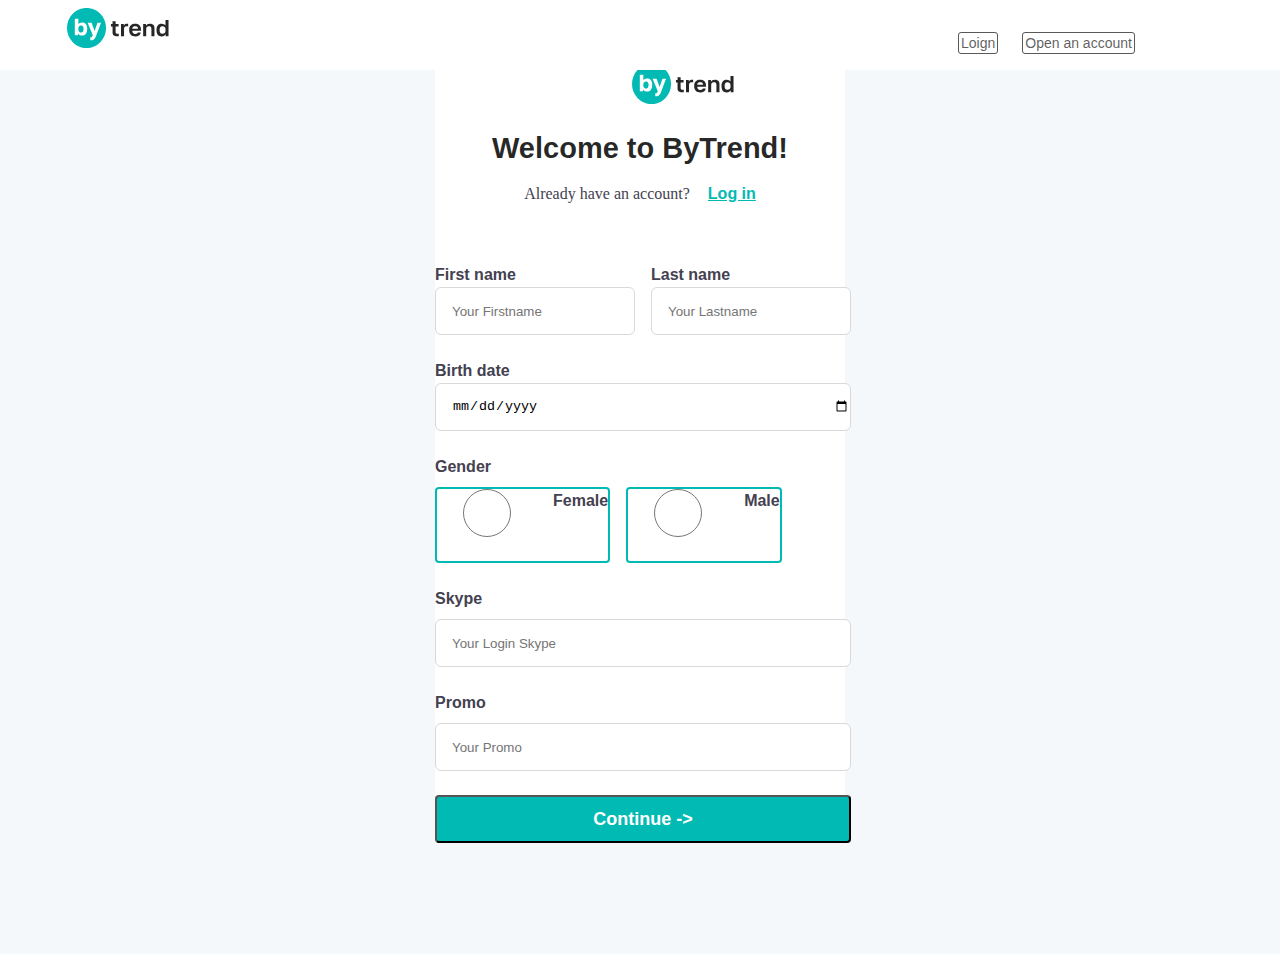
<file: index.html>
<!DOCTYPE html>
<html lang="en">
<head>
    <meta charset="UTF-8">
    <meta name="viewport" content="width=device-width, initial-scale=1.0">
    <title>By Trend | Register | 1</title>
    <link rel="stylesheet" href="./css/style.css">
</head>
<body>
    <header>
        <nav >
            <div class="container">
            <img src="./img/logo.svg" alt="#">
            <button class="login"> <a   href="./login.html">Loign</a/button>
            <button class="open"> <a href="./register.html"> Open an account</a> </button>
   
            </div>
        </nav>
    </header>
    <main>
        <div class="main-start">
        <img src="./img/logo.svg" alt="#">
        <h3>Welcome to ByTrend!</h3>
        <p>Already have an account?</p>
        <a href="./login.html">Log in</a>
        </div>

        <div class="container-2">
        <div class="name">
            <form class="form-name">
                <label for="firstrnmae">First name</label>
                <input type="text" id="Firstname" placeholder="Your Firstname" name="firstname">
            </form>

            <form class="form-name">
                <label for="lastname">Last name</label>
                <input type="text" id="lastname" placeholder="Your Lastname " name="lastname">
            </form>

        </div>
        <div class="day">
            <form class="birthday">
                <label for="date">Birth date</label>
                <input type="date" id="date" name="date"> 
            </form>
        </div>
        <label class="out-gender" for="#">Gender</label>
        <div class="gender">

            <div class="female">
                <input type="radio" id="female" name="gender">
                <label for="#female">Female</label>
            </div>
            <div class="male">
                <input type="radio" id="male" name="gender">
                <label for="#male">Male</label>
            </div>
        </div>
        <div class="skype">
            <label for="skype">Skype</label>
            <input type="text" id="skype" placeholder="Your Login Skype" name="skype">
        </div>
    <div class="promo">
        <label for="promo">Promo</label>
        <input type="text" id="promo" placeholder="Your Promo" name="promo">
    </div>
    <button   class="main-btn">
      <a class="main-a" href="./register.html">Continue -></a>
    </button>
    </div>
    </main>

</body>
</html>
</file>
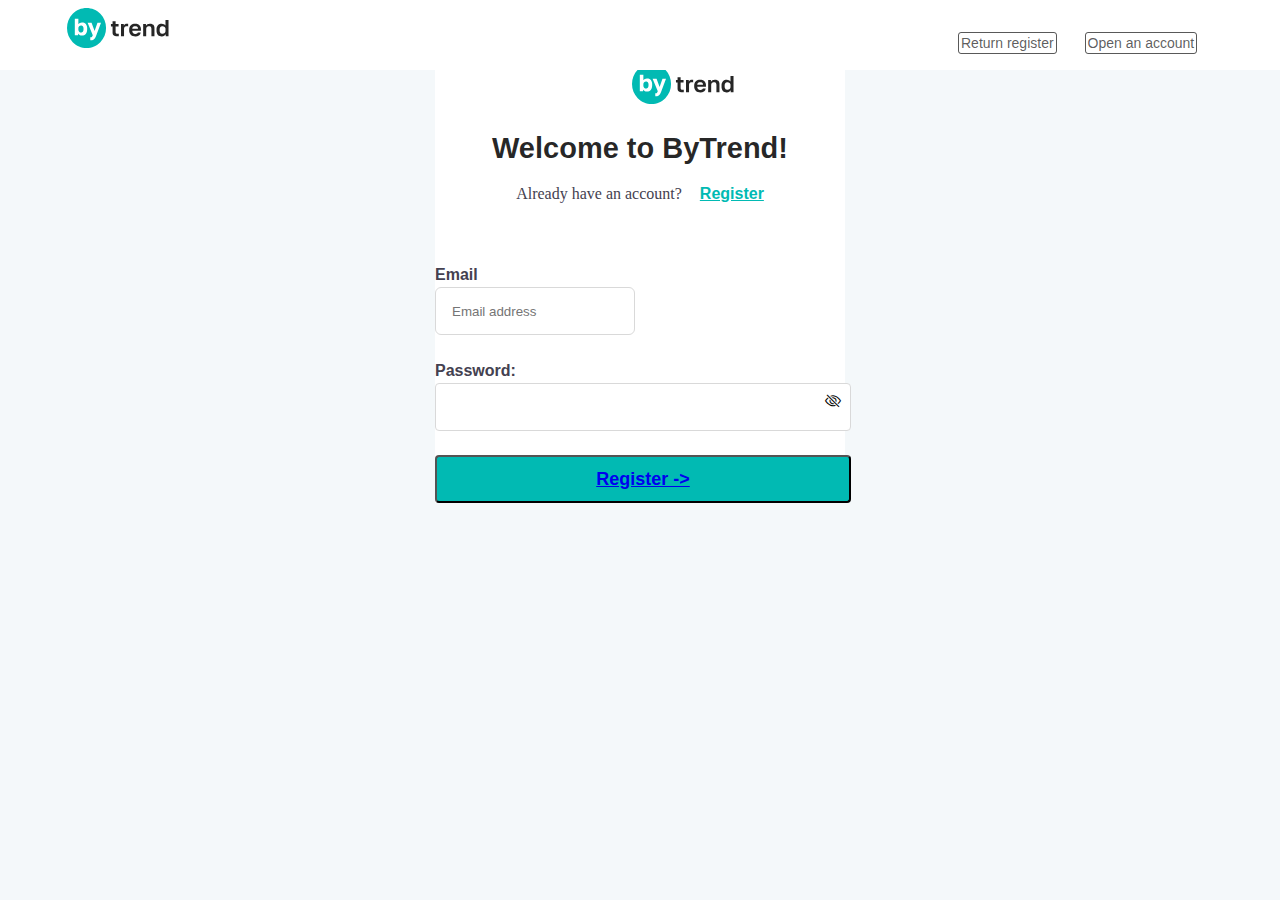
<file: login.html>
<!DOCTYPE html>
<html lang="en">
<head>
    <meta charset="UTF-8">
    <meta name="viewport" content="width=device-width, initial-scale=1.0">
    <title>LOGIN </title>
    <link rel="stylesheet" href="./css/style.css">
</head>
<body>
    <header>
        <nav>
            <div class="container">
                <img src="./img/logo.svg" alt="#">
                <button class="login"> <a href="./index.html">Return  register</a> </button>
                <button class="open"> <a href="./register.html"> Open an account</a> </button>
            </div>
        </nav>
    </header>
    <main>
        <div class="main-start">
        <img src="./img/logo.svg" alt="#">
         <h3>Welcome to ByTrend!</h3>
         <p>Already have an account?</p>
        <a href="./index.html"> Register</a>
            </div>
            <div class="container-2">
                <div class="email">
                <label for="email">Email</label>
                <input type="email" id="email " name="email" placeholder="Email address">
              <link rel="stylesheet" href="https://cdn.jsdelivr.net/npm/bootstrap-icons@1.3.0/font/bootstrap-icons.css" />
                </div>
            <label for="password">Password:</label>
            <div class="password-box">
                <input type="password" id="password" />
                <i class="bi bi-eye-slash" id="toggle-password"></i>
            </div>
            <button class="main-btn"><a href="./index.html">Register -></a></button>
         </div>

        
    </main>
</body>
<script src="./js/main.js"></script>
</html>
</file>
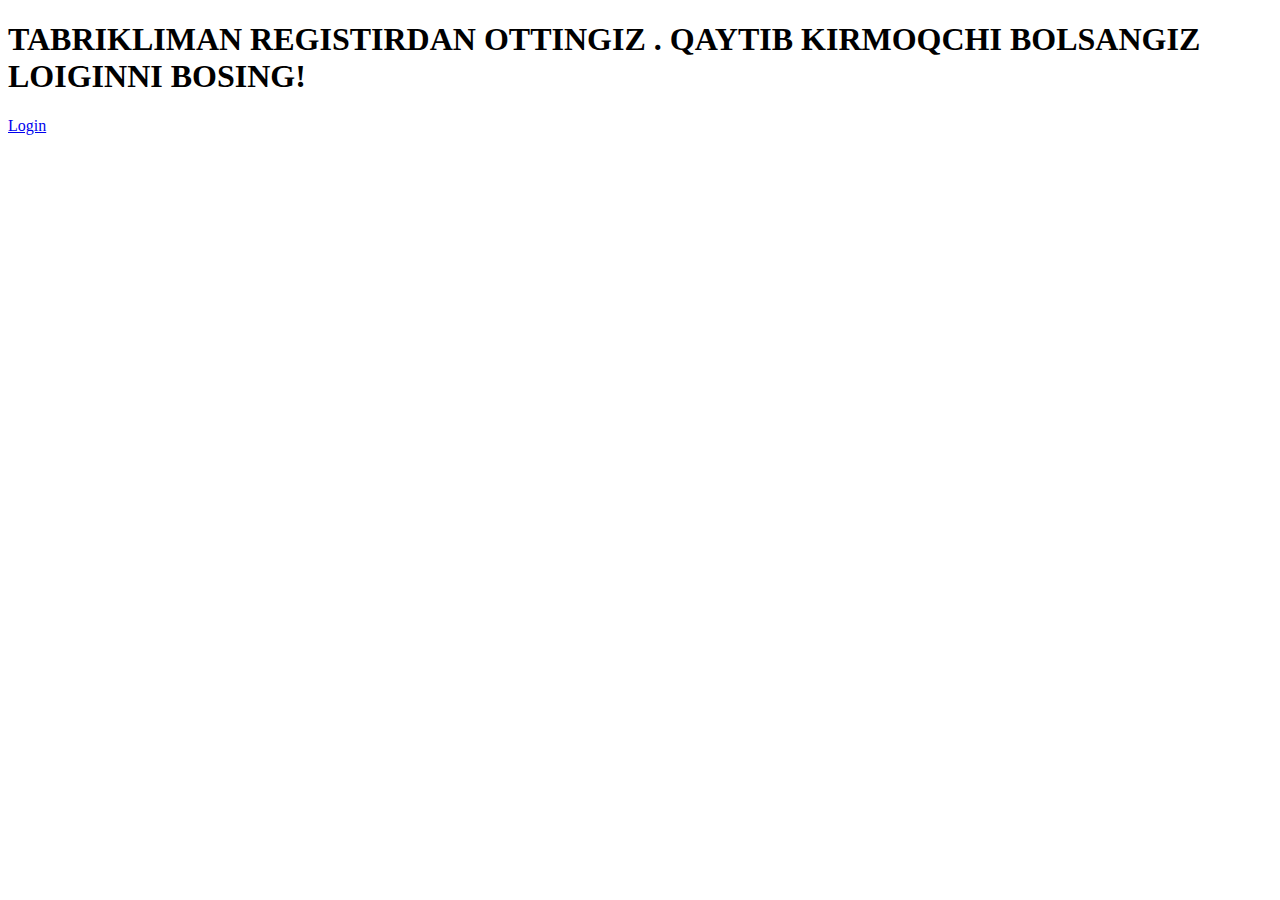
<file: prize.html>
<!DOCTYPE html>
<html lang="en">
<head>
    <meta charset="UTF-8">
    <meta name="viewport" content="width=device-width, initial-scale=1.0">
    <title>Prize</title>
</head>
<body>
    <h1>TABRIKLIMAN REGISTIRDAN OTTINGIZ . QAYTIB KIRMOQCHI BOLSANGIZ LOIGINNI BOSING!</h1>
    <a href="./login.html">Login</a>
</body>
</html>
</file>
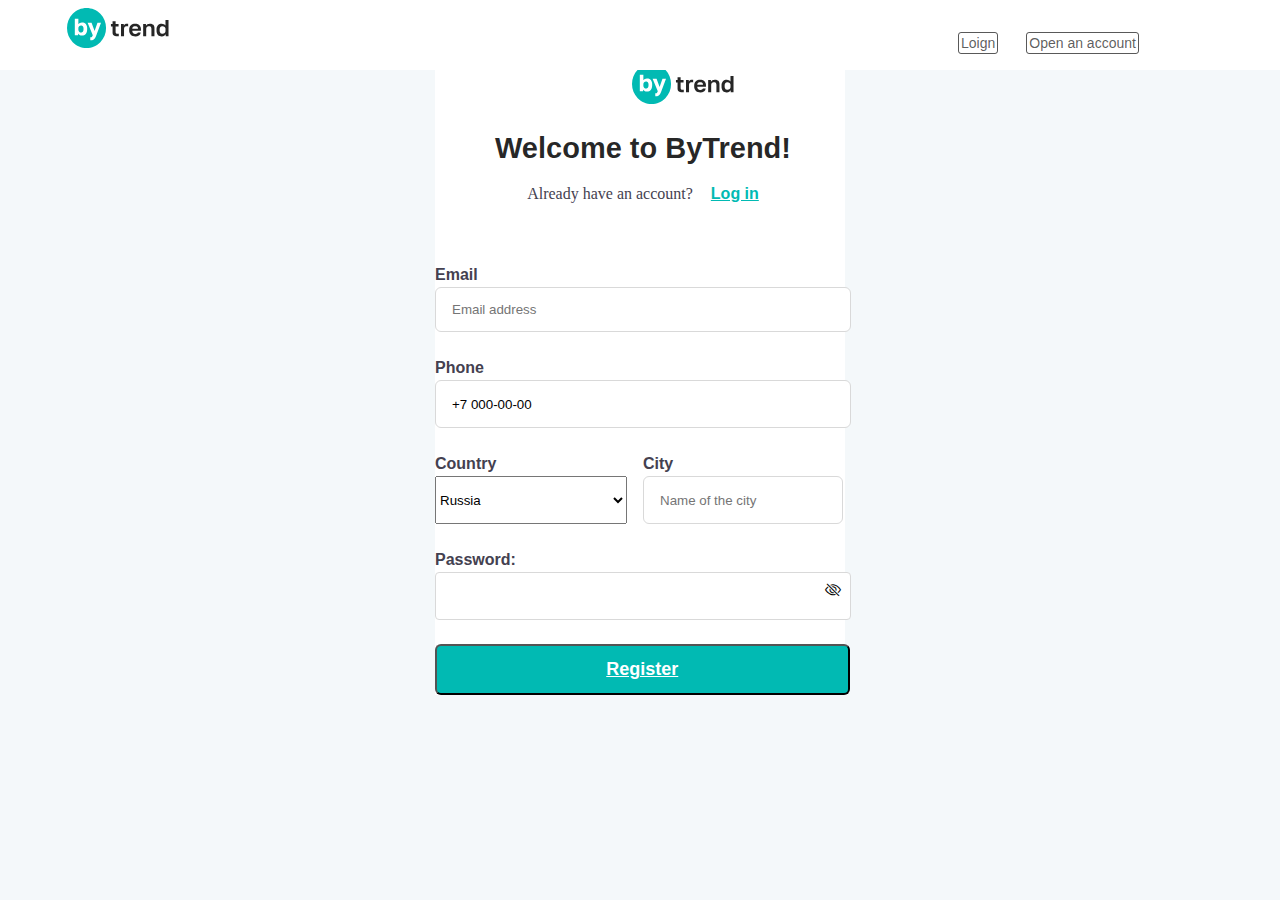
<file: register.html>
<!DOCTYPE html>
<html lang="en">
<head>
    <meta charset="UTF-8">
    <meta name="viewport" content="width=device-width, initial-scale=1.0">
    <title>By Trend | Register | 2</title>
    <link rel="stylesheet" href="./css/style.css">
</head>
<body>
    <header>
        <nav>
            <div class="container">
                <img src="./img/logo.svg" alt="#">
                <button class="login"> <a href="./login.html">Loign</a> </button>
                <button class="open"> <a href="./register.html"> Open an account</a> </button>
            </div>
        </nav>
    </header>
    <main>
        <div class="container-2">
            <div class="main-start">
                <img src="./img/logo.svg" alt="#">
                <h3>Welcome to ByTrend!</h3>
                <p>Already have an account?</p>
                <a href="./login.html">Log in</a>
            </div>
            <div class="email">
                <label for="email">Email</label>
                <input type="email" id="email" placeholder="Email address" name="email">
            </div>
            <div class="phone">
                <label for="number">Phone</label>
                <input type="tel" id="number" value="+7 000-00-00" placeholder="Phone number">
            </div>
            <div class="location">
                <div class="country">
                    <label class="label-coun" for="country">Country</label>
                    <select name="country" id="country">
                        <option value="china">China</option>
                        <option value="russia" selected>Russia</option>
                        <option value="uzbekistan">Uzbekistan</option>
                        <option value="usa">USA</option>
                    </select>
                </div>
                <div class="city">
                    <label for="city ">City</label>
                    <input id="city" type="text" placeholder="Name of the city " name="city">
                </div>
            </div>
    <link rel="stylesheet" href="https://cdn.jsdelivr.net/npm/bootstrap-icons@1.3.0/font/bootstrap-icons.css" />

     
    <div>
        <label for="password">Password:</label>
        <div class="password-box">
            <input type="password" id="password" />
            <i class="bi bi-eye-slash" id="toggle-password"></i>
        </div>
    </div>
    <div class="finish">
    <button><a href="./prize.html">Register</a></button>
    </div>
            </div>
        </div>
    </main>
</body>
<script src="./js/main.js"></script>
</html>
</file>
<file: css/style.css>
* {
    margin: 0;
    padding: 0;
    box-sizing: border-box;
}

body {
    background-color: #F4F8FA;
}

.container {
    width: 1166px;
    margin-right: auto;
    margin-left: auto;
    padding-left: 10px;
    padding-right: 10px ;
}

.container-2 {
    width: 416px;
    margin-left: auto;
    margin-right: auto;
}

nav {
    background-color: #fff;
    position: fixed;
    width: 100%;
    top: 0;
}

nav img {
    margin-top: 8px ;

}

nav button {
    padding: 2px ;
    margin-top: 16px ;
    color: rgba(0, 0, 0, 0.65);
    border-radius:3px;
    border: 1px solid;
    font-size: 14px;
    font-weight: 400;
    background-color: transparent;

}

nav a {

    text-decoration: none;
    color: rgba(0, 0, 0, 0.65);

}


.login {
    margin: 0 24px 16px 785px ;

}




main {
    margin: 24px 435px 111px 435px ;
    background-color: #fff;
}


.main-start {
    text-align: center;
}

.main-start p,a {
    display: inline-block;
}


.main-start img {
    margin: 40px 197px 24px 197px ;
}


.main-start h3 {
    color: rgba(0, 0, 0, 0.85);
    font-family: 'Segoe UI',  sans-serif;
    font-size: 29px;
    font-weight: 700;
    margin-bottom: 16px ;
}

.main-start a {
    color:  #01BAB3;
    font-family:'Segoe UI',  sans-serif;
    font-size: 16px;
    font-weight: 600;
    line-height: 26px;
}

.main-start p {
    color: #444150;
    font-size: 16px;
    font-weight: 400;
    line-height: 26px;
    margin: 0px 14px 56px 0;
}

.register input, label button{
    display: block;
}


.name {

    display: flex;
}

.form-name label, input{
    display: block;
}

.container-2 label {
    color: #444150;
    font-family:'Segoe UI',  sans-serif;
    font-size: 16px;
    font-weight: 600;
    line-height: 24px;
}


.container-2 input {
    width: 200px;
    height: 48px;
    flex-shrink: 0;
    border-radius: 6px;
    border: 1px solid #D9D9D9;
    background: #FFF;
    margin: 0 16px 24px 0;
    padding-left: 16px ;
}

#date {
    width: 100%;
}


.gender {
    display: flex;
}



.female, .male {
    display: flex;
}

.female {
    border-radius: 4px;
    border: 2px solid  #01BAB3;
    background: #FFF;
    margin: 8px 16px  24px 0;
}




.female input {
    width: 100px;
    height: 48px;

}

.male {
    border-radius: 4px;
    border: 2px solid  #01BAB3;
    background: #FFF;
    margin: 8px 16px 24px 0;
}

.male input {
     width: 100px;
     height: 48px;
}



#skype {
    margin: 8px 0 24px 0;
    width: 100%;
}

#promo {
    margin: 8px 0 24px 0;
    width: 100%;
}


.main-btn {
    border-radius: 4px;
    background: #01BAB3;
    width: 416px;
    height: 48px;
    color:  #FFF;
    font-family:'Segoe UI', sans-serif;
    font-size: 18px;
    font-weight: 600;
}

.main-a {
    color: #FFF;
    text-decoration: none;
}


/* register */

#email {
    width: 414.535px;
    height: 45.277px;
    width: 100%;
}

#number {
    width: 100%;
}


.location {
    display: flex;
}

.label-coun {
    display: block;
}

.country {
    margin-right: 16px ;
    width: 50%;
}

#country{
    width: 200px;
    height: 48px;
    width: 100%;
}

.city {
    width: 50%;
}

.password-box {
  position: relative;
}

.password-box input{
    border-radius: 4px;
    border: 1px solid #D9D9D9;
    background: #FFF;
    width: 100%;
}


.password-box i {
    top: 10px ;
    right: 10px;
    position: absolute;
}

.finish button {
    width: 414.535px;
    height: 51.183px;
    border-radius: 6px;
    background:  #01BAB3;
}


.finish a {
    color: #FFF;
    text-align: center;
    font-family: 'Segoe UI' sans-serif;
    font-size: 18px;
    font-weight: 600;
}
</file>
